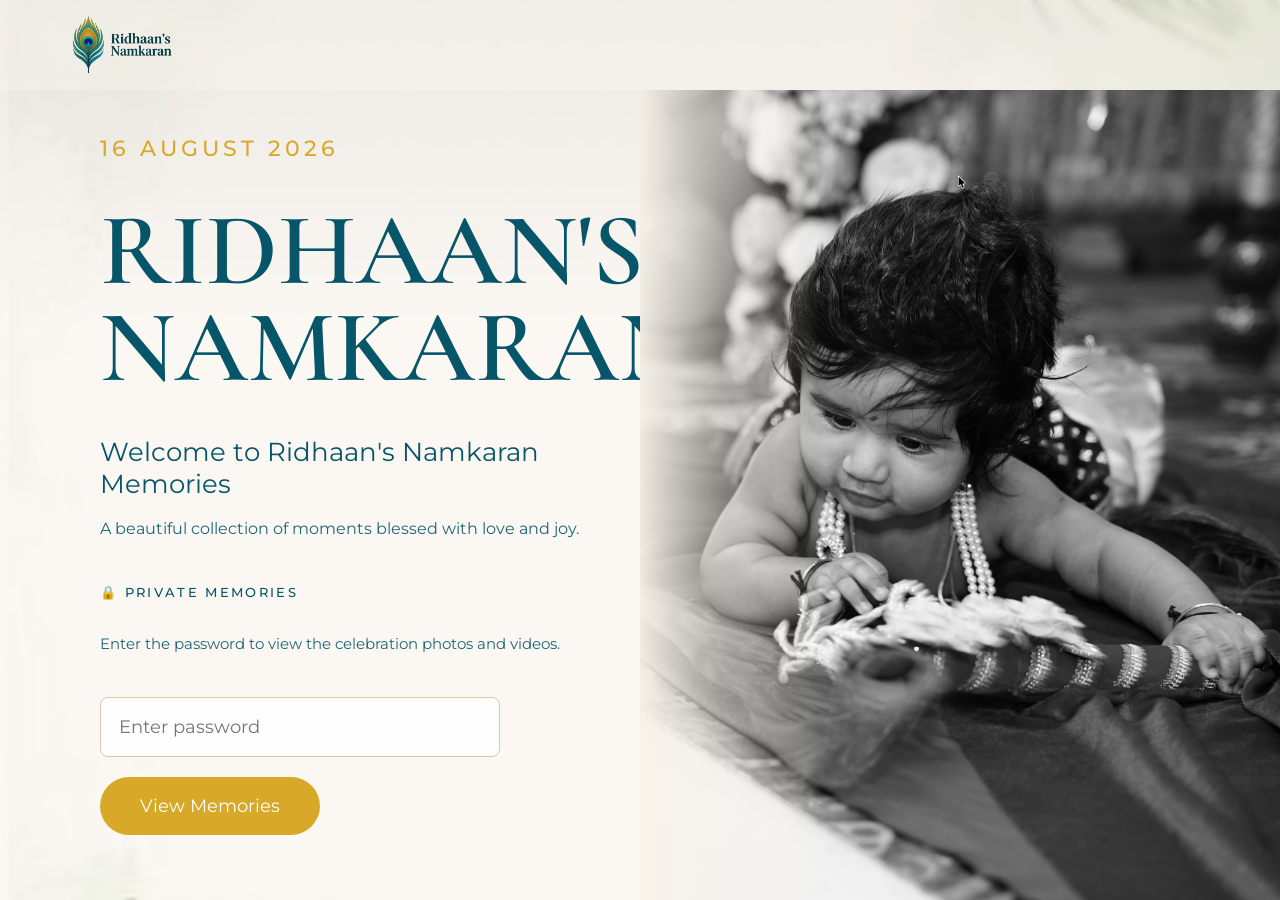
<file: index.html>
<!DOCTYPE html>
<html lang="en">
<head>
    <meta charset="UTF-8">
    <meta name="viewport" content="width=device-width, initial-scale=1.0, viewport-fit=cover">
    <title>Ridhaan's Namkaran</title>
    <meta name="description" content="A beautiful collection of moments from Ridhaan's Namkaran, blessed with love and joy.">
    <link rel="canonical" href="https://ridhaan-namkaran-glimpses.netlify.app/">

    <meta property="og:type" content="website">
    <meta property="og:site_name" content="Ridhaan's Namkaran">
    <meta property="og:title" content="Ridhaan's Namkaran Memories">
    <meta property="og:description" content="A beautiful collection of moments from Ridhaan's Namkaran, blessed with love and joy.">
    <meta property="og:url" content="https://ridhaan-namkaran-glimpses.netlify.app/">
    <meta property="og:image" content="https://ridhaan-namkaran-glimpses.netlify.app/assets/cover.jpg">
    <meta property="og:image:secure_url" content="https://ridhaan-namkaran-glimpses.netlify.app/assets/cover.jpg">
    <meta property="og:image:type" content="image/jpeg">
    <meta property="og:image:width" content="2320">
    <meta property="og:image:height" content="2164">
    <meta property="og:image:alt" content="Ridhaan's Namkaran celebration">

    <meta name="twitter:card" content="summary_large_image">
    <meta name="twitter:title" content="Ridhaan's Namkaran Memories">
    <meta name="twitter:description" content="A beautiful collection of moments from Ridhaan's Namkaran, blessed with love and joy.">
    <meta name="twitter:image" content="https://ridhaan-namkaran-glimpses.netlify.app/assets/cover.jpg">

    <link rel="stylesheet" href="style.css">

    <link rel="preconnect" href="https://fonts.googleapis.com">
    <link rel="preconnect" href="https://fonts.gstatic.com" crossorigin>
    <link
        href="https://fonts.googleapis.com/css2?family=Cormorant+Garamond:wght@400;500;600;700&family=Montserrat:wght@300;400;500&display=swap"
        rel="stylesheet">
</head>

<body>

<header>
    <div class="logo-container">
        <img src="assets/logo.png" alt="Ridhaan's Namkaran">
    </div>
</header>

<section class="hero">
    <div class="left-panel">
        <div class="content">
            <p class="date">16 AUGUST 2026</p>

            <h1>
                RIDHAAN'S
                <br>
                NAMKARAN
            </h1>

            <p class="subtitle">
                Welcome to Ridhaan's Namkaran Memories
            </p>

            <p class="description">
                A beautiful collection of moments blessed with love and joy.
            </p>

            <div class="login-form" role="form" aria-label="Private gallery login">
                <p class="private-label" aria-hidden="true">🔒 PRIVATE MEMORIES</p>
                <p class="description login-hint">
                    Enter the password to view the celebration photos and videos.
                </p>

                <label for="password">Password</label>
                <input
                    type="password"
                    id="password"
                    name="password"
                    placeholder="Enter password"
                    autocomplete="current-password"
                    required>

                <button type="button" id="loginButton">
                    View Memories
                </button>
            </div>

            <p id="errorMessage" role="alert" hidden>
                That password doesn't seem right. Please try again.
            </p>
        </div>
    </div>

    <div class="right-panel">
        <img
            src="assets/baby-photo.jpg"
            alt="Ridhaan">
    </div>
</section>

<script src="app.js"></script>
</body>
</html>
</file>
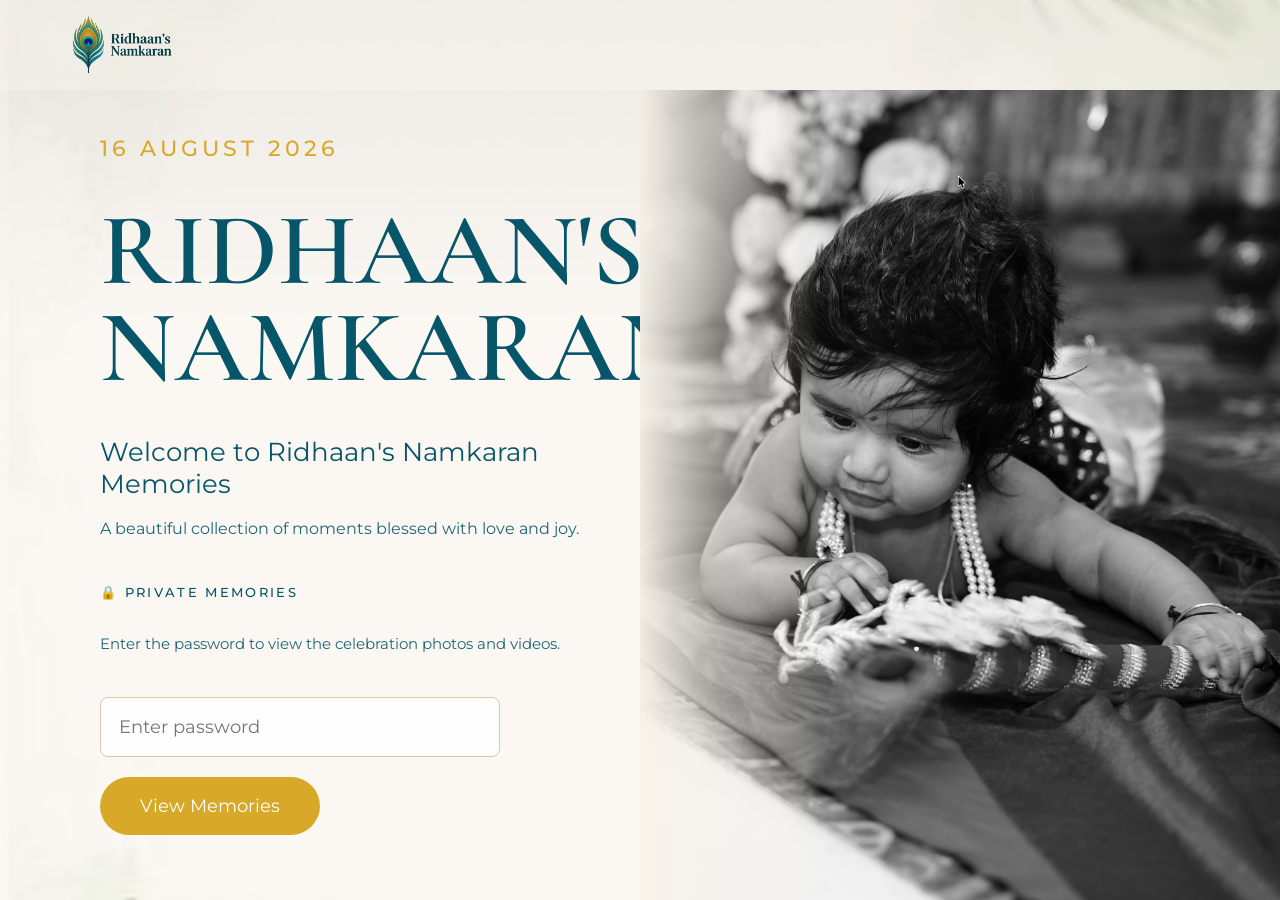
<file: glimpses.html>
<!DOCTYPE html>
<html lang="en">
<head>
    <meta charset="UTF-8">
    <meta name="viewport" content="width=device-width, initial-scale=1.0, viewport-fit=cover">
    <title>Glimpses | Ridhaan's Namkaran</title>

    <link rel="preconnect" href="https://fonts.googleapis.com">
    <link rel="preconnect" href="https://fonts.gstatic.com" crossorigin>
    <link
        href="https://fonts.googleapis.com/css2?family=Cormorant+Garamond:wght@400;500;600;700&family=Montserrat:wght@300;400;500;600&display=swap"
        rel="stylesheet">
    <link rel="stylesheet" href="gallery.css">
</head>
<body>

<header class="site-header">
    <a href="glimpses.html" class="logo-link" aria-label="Ridhaan's Namkaran">
        <img src="assets/logo.png" alt="Ridhaan's Namkaran" class="logo">
    </a>

    <nav class="site-nav" aria-label="Gallery">
        <button type="button" class="nav-link nav-button" id="logoutButton">Logout</button>
    </nav>
</header>

<section class="hero" aria-label="Ceremony introduction">
    <div class="hero-overlay"></div>
    <div class="hero-content">
        <p class="hero-eyebrow">RIDHAAN'S NAMKARAN</p>
        <h1 class="hero-title">A little bit of love<br>in every single frame.</h1>
        <p class="hero-subtitle">
            Relive the beautiful moments from Ridhaan's Namkaran ceremony.
        </p>
    </div>
</section>

<main>
    <section class="thanks-section" aria-label="Our heartfelt thanks">
        <p class="section-eyebrow">WITH LOVE</p>
        <h2>Our Heartfelt Thanks</h2>
        <p>
            Thank you for being part of Ridhaan’s Namkaran and making the day so special.
            Relive the memories by exploring the photos and video messages we’ve lovingly
            gathered from the celebration.
        </p>
    </section>

    <section class="media-select" aria-label="Choose media type">
        <button type="button" class="media-card" id="photosCard" data-view="photos" aria-pressed="false">
            <span class="media-card-icon" aria-hidden="true">
                <svg viewBox="0 0 24 24" width="36" height="36" fill="none" stroke="currentColor" stroke-width="1.6">
                    <path d="M4 8.5h2.2l1.3-2h9l1.3 2H20a1.5 1.5 0 0 1 1.5 1.5v8A1.5 1.5 0 0 1 20 19.5H4A1.5 1.5 0 0 1 2.5 18v-8A1.5 1.5 0 0 1 4 8.5Z"/>
                    <circle cx="12" cy="13.5" r="3.2"/>
                </svg>
            </span>
            <span class="media-card-label">PHOTOS</span>
        </button>

        <button type="button" class="media-card" id="videosCard" data-view="videos" aria-pressed="false">
            <span class="media-card-icon" aria-hidden="true">
                <svg viewBox="0 0 24 24" width="36" height="36" fill="none" stroke="currentColor" stroke-width="1.6">
                    <rect x="2.5" y="6" width="13" height="12" rx="2"/>
                    <path d="M15.5 10.5 21 7.5v9l-5.5-3"/>
                </svg>
            </span>
            <span class="media-card-label">VIDEOS</span>
        </button>

        <button type="button" class="media-card" id="guestCard" data-view="guest" aria-pressed="false">
            <span class="media-card-icon" aria-hidden="true">
                <svg viewBox="0 0 24 24" width="36" height="36" fill="none" stroke="currentColor" stroke-width="1.6">
                    <circle cx="9" cy="8" r="3"/>
                    <circle cx="16" cy="9" r="2.5"/>
                    <path d="M3.5 18.5c.8-2.6 2.9-4 5.5-4s4.7 1.4 5.5 4"/>
                    <path d="M14.5 18.5c.5-1.8 1.8-2.8 3.5-2.8 1.2 0 2.2.5 2.9 1.4"/>
                </svg>
            </span>
            <span class="media-card-label">GUEST UPLOADS</span>
        </button>

        <button type="button" class="media-card media-card-upload" id="uploadCard" data-view="upload" aria-pressed="false">
            <span class="media-card-icon" aria-hidden="true">
                <svg viewBox="0 0 24 24" width="36" height="36" fill="none" stroke="currentColor" stroke-width="1.6">
                    <path d="M12 16V4"/>
                    <path d="m7 9 5-5 5 5"/>
                    <path d="M4 16v2.5A1.5 1.5 0 0 0 5.5 20h13a1.5 1.5 0 0 0 1.5-1.5V16"/>
                </svg>
            </span>
            <span class="media-card-label">UPLOAD</span>
        </button>
    </section>

    <div class="gallery-loader" id="galleryLoader" hidden role="status" aria-live="polite">
        <div class="gallery-loader-card">
            <span class="gallery-loader-ring" aria-hidden="true"></span>
            <p class="gallery-loader-text" id="galleryLoaderText">Loading moments…</p>
        </div>
    </div>

    <section class="media-section" id="photosSection" hidden>
        <div class="section-heading">
            <p class="section-eyebrow">GALLERY</p>
            <h2>Photos</h2>
            <p class="section-note">Official celebration photos from Ridhaan's Namkaran.</p>
            <button type="button" class="slideshow-start-btn" id="photosSlideshowBtn">
                Play slideshow
            </button>
        </div>
        <div class="masonry" id="photoGrid" aria-live="polite"></div>
        <p class="empty-state" id="photosEmpty" hidden>
            No photos yet.
        </p>
    </section>

    <section class="media-section" id="videosSection" hidden>
        <div class="section-heading">
            <p class="section-eyebrow">GALLERY</p>
            <h2>Videos</h2>
            <p class="section-note">Official celebration films from the ceremony.</p>
        </div>
        <div class="video-grid" id="videoGrid" aria-live="polite"></div>
        <p class="empty-state" id="videosEmpty" hidden>
            No videos yet.
        </p>
    </section>

    <section class="media-section" id="guestSection" hidden>
        <div class="section-heading">
            <p class="section-eyebrow">FROM OUR GUESTS</p>
            <h2>Uploaded by Guests</h2>
            <p class="section-note">
                Moments shared by family and friends — each tagged with the uploader’s name.
            </p>
        </div>

        <div class="guest-gallery-group">
            <div class="guest-group-header">
                <h3 class="guest-group-title">Photos</h3>
                <button type="button" class="slideshow-start-btn slideshow-start-btn-compact" id="guestSlideshowBtn">
                    Play slideshow
                </button>
            </div>
            <div class="masonry" id="guestPhotoGrid" aria-live="polite"></div>
            <p class="empty-state empty-state-compact" id="guestPhotosEmpty" hidden>
                No approved guest photos yet.
            </p>
        </div>

        <div class="guest-gallery-group">
            <h3 class="guest-group-title">Videos</h3>
            <div class="video-grid" id="guestVideoGrid" aria-live="polite"></div>
            <p class="empty-state empty-state-compact" id="guestVideosEmpty" hidden>
                No approved guest videos yet.
            </p>
        </div>
    </section>

    <section class="media-section" id="uploadSection" hidden>
        <div class="section-heading">
            <p class="section-eyebrow">GUEST MOMENTS</p>
            <h2>Share what you clicked</h2>
            <p class="section-note">
                Please upload only event photos you clicked or videos you recorded at Ridhaan's Namkaran.
                Your name will appear as a tag on each upload.
                Photos max 15MB (JPG/PNG/WEBP). Videos max 80MB (MP4/WEBM).
                Uploads stay <strong>under review</strong> until approved.
            </p>
        </div>

        <form class="upload-panel" id="uploadForm">
            <label class="upload-field" for="guestName">
                <span>Your name <em class="required-mark">*</em></span>
                <input
                    type="text"
                    id="guestName"
                    name="guestName"
                    placeholder="e.g. Aunty Meera"
                    maxlength="60"
                    autocomplete="name"
                    required
                    aria-required="true">
            </label>

            <!-- Mobile number + OTP (enable later)
            <div class="upload-field">
                <span>Mobile number <em class="required-mark">*</em></span>
                <div class="mobile-row">
                    <span class="mobile-prefix" aria-hidden="true">+91</span>
                    <input
                        type="tel"
                        id="guestMobile"
                        name="guestMobile"
                        placeholder="10-digit mobile number"
                        inputmode="numeric"
                        maxlength="10"
                        autocomplete="tel-national"
                        required
                        aria-required="true"
                        aria-label="10-digit mobile number">
                    <button type="button" class="otp-send-btn" id="sendOtpBtn">
                        Send OTP
                    </button>
                </div>
                <p class="field-hint">We’ll send a one-time SMS code to verify this number.</p>
            </div>

            <div class="upload-field otp-field" id="otpField" hidden>
                <span>Enter OTP <em class="required-mark">*</em></span>
                <div class="otp-row">
                    <input
                        type="text"
                        id="guestOtp"
                        name="guestOtp"
                        placeholder="6-digit OTP"
                        inputmode="numeric"
                        maxlength="6"
                        autocomplete="one-time-code"
                        aria-label="6-digit OTP">
                    <button type="button" class="otp-verify-btn" id="verifyOtpBtn">
                        Verify
                    </button>
                </div>
                <p class="otp-verified" id="otpVerified" hidden>✓ Mobile number verified</p>
            </div>

            <div id="recaptcha-container"></div>
            -->

            <div class="upload-actions" id="uploadActions">
                <label class="upload-pick" for="guestFiles">
                    <input type="file" id="guestFiles" name="guestFiles" accept="image/*,video/*" multiple hidden>
                    <span class="upload-pick-btn">Choose photos or videos</span>
                </label>
            </div>

            <ul class="upload-preview" id="uploadPreview" aria-live="polite"></ul>

            <p class="upload-status" id="uploadStatus" role="status" hidden></p>

            <button type="submit" class="upload-submit" id="uploadSubmit" disabled>
                Add to guest uploads
            </button>
        </form>

        <div class="upload-thanks" id="uploadThanks" hidden role="status">
            <p class="upload-thanks-eyebrow">THANK YOU</p>
            <h3>Your moments have been shared</h3>
            <p>
                Thank you for sharing. Your upload is under review and will appear in Guest Uploads after approval.
            </p>
            <button type="button" class="upload-thanks-btn" id="viewGuestUploadsBtn">
                View Guest Uploads
            </button>
        </div>
    </section>
</main>

<!-- Lightbox -->
<div class="lightbox" id="lightbox" hidden aria-modal="true" role="dialog" aria-label="Photo viewer">
    <div class="lightbox-backdrop" data-close="true"></div>
    <div class="lightbox-toolbar">
        <button type="button" class="lb-btn" id="lbSlideshow" title="Play slideshow" aria-label="Play slideshow" aria-pressed="false">Slideshow</button>
        <button type="button" class="lb-btn" id="lbDownload" title="Save photo" aria-label="Save photo">Save photo</button>
        <button type="button" class="lb-btn" id="lbFullscreen" title="Full screen" aria-label="Toggle full screen">Full screen</button>
        <button type="button" class="lb-btn" id="lbClose" title="Close" aria-label="Close">Close</button>
    </div>
    <button type="button" class="lb-nav lb-prev" id="lbPrev" aria-label="Previous photo">‹</button>
    <figure class="lightbox-figure">
        <img id="lbImage" alt="">
        <div class="lb-slideshow-progress" id="lbSlideshowProgress" hidden aria-hidden="true">
            <span class="lb-slideshow-progress-bar" id="lbSlideshowProgressBar"></span>
        </div>
        <figcaption id="lbCaption"></figcaption>
        <p class="lb-save-hint" id="lbSaveHint" hidden></p>
    </figure>
    <button type="button" class="lb-nav lb-next" id="lbNext" aria-label="Next photo">›</button>
</div>

<!-- Floating music player -->
<div class="music-player" id="musicPlayer">
    <audio id="bgMusic" preload="auto" loop>
        <source src="music/flute.mp3" type="audio/mpeg">
    </audio>
    <button type="button" class="music-toggle" id="musicToggle" aria-label="Open music controls" aria-pressed="false">
        <span class="music-icon" aria-hidden="true">♪</span>
    </button>
    <div class="music-panel" id="musicPanel" hidden>
        <p class="music-title">Flute</p>
        <div class="music-controls">
            <button type="button" id="musicPlay" aria-label="Play">Play</button>
            <button type="button" id="musicPause" aria-label="Pause">Pause</button>
            <button type="button" id="musicMute" aria-label="Mute" aria-pressed="false">Mute</button>
        </div>
        <label class="volume-label" for="musicVolume">Volume</label>
        <input type="range" id="musicVolume" min="0" max="1" step="0.05" value="0.6">
        <p class="music-status" id="musicStatus" hidden></p>
    </div>
</div>

<!-- OTP / Firebase (enable later)
<script src="https://www.gstatic.com/firebasejs/10.14.1/firebase-app-compat.js"></script>
<script src="https://www.gstatic.com/firebasejs/10.14.1/firebase-auth-compat.js"></script>
<script src="otp-config.js"></script>
<script src="otp-service.js"></script>
-->
<script src="drive.js"></script>
<script src="gallery.js"></script>
</body>
</html>
</file>
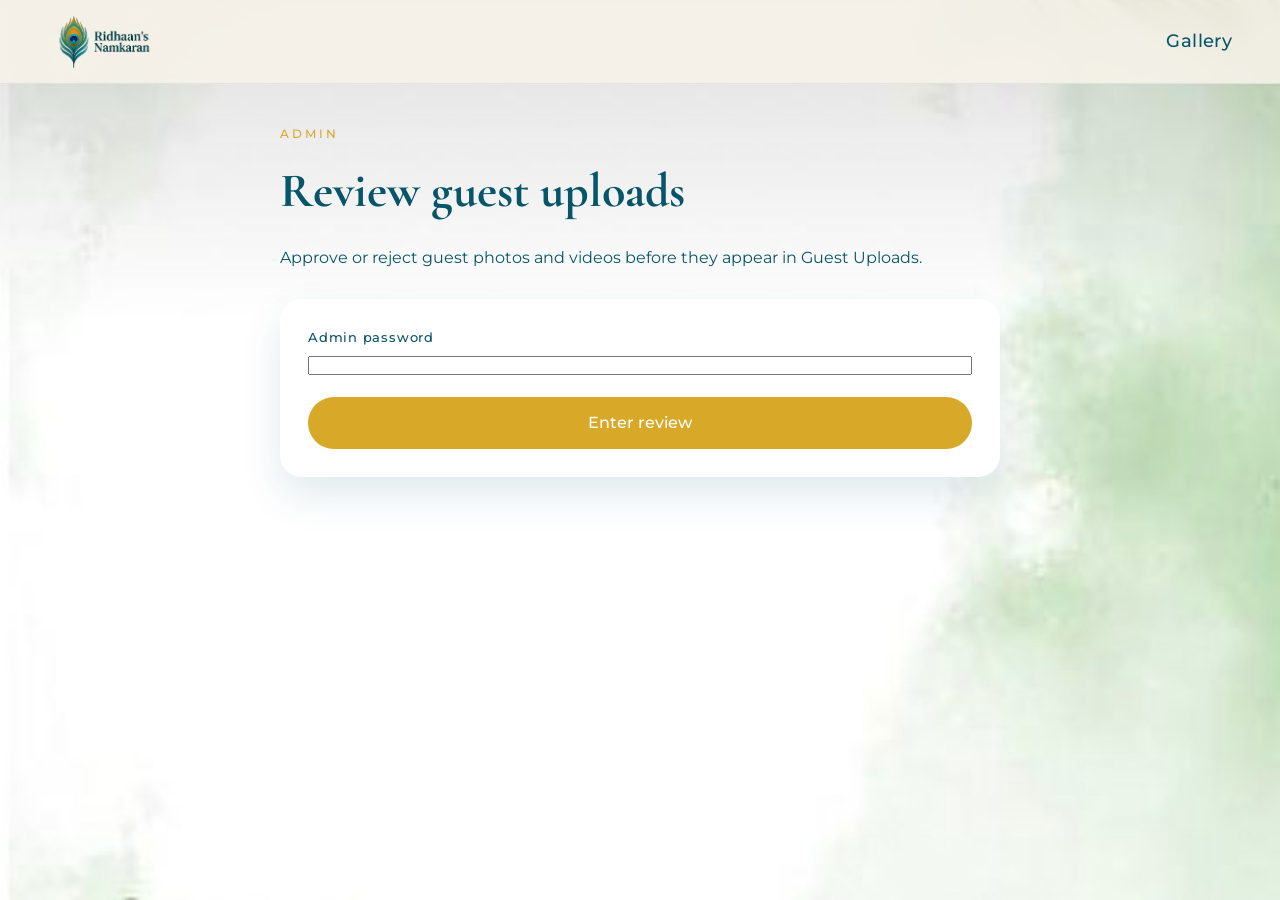
<file: review.html>
<!DOCTYPE html>
<html lang="en">
<head>
    <meta charset="UTF-8">
    <meta name="viewport" content="width=device-width, initial-scale=1.0, viewport-fit=cover">
    <title>Review | Ridhaan's Namkaran</title>
    <meta name="description" content="Securely review and moderate guest photos and videos shared for Ridhaan's Namkaran.">
    <link rel="canonical" href="https://ridhaan-namkaran-glimpses.netlify.app/review">

    <meta property="og:type" content="website">
    <meta property="og:site_name" content="Ridhaan's Namkaran">
    <meta property="og:title" content="Guest Upload Review | Ridhaan's Namkaran">
    <meta property="og:description" content="Securely review and moderate guest photos and videos shared for Ridhaan's Namkaran.">
    <meta property="og:url" content="https://ridhaan-namkaran-glimpses.netlify.app/review">
    <meta property="og:image" content="https://ridhaan-namkaran-glimpses.netlify.app/assets/cover.jpg">
    <meta property="og:image:secure_url" content="https://ridhaan-namkaran-glimpses.netlify.app/assets/cover.jpg">
    <meta property="og:image:type" content="image/jpeg">
    <meta property="og:image:width" content="2320">
    <meta property="og:image:height" content="2164">
    <meta property="og:image:alt" content="Ridhaan's Namkaran celebration">

    <meta name="twitter:card" content="summary_large_image">
    <meta name="twitter:title" content="Guest Upload Review | Ridhaan's Namkaran">
    <meta name="twitter:description" content="Securely review and moderate guest photos and videos shared for Ridhaan's Namkaran.">
    <meta name="twitter:image" content="https://ridhaan-namkaran-glimpses.netlify.app/assets/cover.jpg">
    <link rel="preconnect" href="https://fonts.googleapis.com">
    <link rel="preconnect" href="https://fonts.gstatic.com" crossorigin>
    <link
        href="https://fonts.googleapis.com/css2?family=Cormorant+Garamond:wght@500;600;700&family=Montserrat:wght@300;400;500;600&display=swap"
        rel="stylesheet">
    <link rel="stylesheet" href="gallery.css">
    <link rel="stylesheet" href="review.css">
</head>
<body class="review-page">

<header class="site-header">
    <a href="glimpses.html" class="logo-link" aria-label="Ridhaan's Namkaran">
        <img src="assets/logo.png" alt="Ridhaan's Namkaran" class="logo">
    </a>
    <nav class="site-nav" aria-label="Admin">
        <a href="glimpses.html" class="nav-link">Gallery</a>
        <button type="button" class="nav-link nav-button" id="adminLogout" hidden>Admin logout</button>
    </nav>
</header>

<main class="review-main">
    <section class="review-login" id="reviewLogin">
        <p class="section-eyebrow">ADMIN</p>
        <h1>Review guest uploads</h1>
        <p class="review-intro">Approve or reject guest photos and videos before they appear in Guest Uploads.</p>

        <form class="review-login-form" id="adminLoginForm">
            <label class="upload-field" for="adminPassword">
                <span>Admin password</span>
                <input type="password" id="adminPassword" autocomplete="current-password" required>
            </label>
            <p class="upload-status is-error" id="adminLoginError" hidden></p>
            <button type="submit" class="upload-submit">Enter review</button>
        </form>
    </section>

    <section class="review-dashboard" id="reviewDashboard" hidden>
        <div class="section-heading">
            <p class="section-eyebrow">MODERATION</p>
            <h2>Guest upload review</h2>
            <p class="section-note">Pending items are hidden from guests until you approve them. The Downloads tab shows which photos guests saved, and how many times.</p>
        </div>

        <p class="drive-status" id="driveStatus" role="status" hidden></p>

        <div class="review-tabs" role="tablist">
            <button type="button" class="review-tab is-active" data-status="pending" aria-selected="true">
                Under review <span id="countPending">0</span>
            </button>
            <button type="button" class="review-tab" data-status="approved" aria-selected="false">
                Approved <span id="countApproved">0</span>
            </button>
            <button type="button" class="review-tab" data-status="rejected" aria-selected="false">
                Rejected <span id="countRejected">0</span>
            </button>
            <button type="button" class="review-tab" data-status="downloads" aria-selected="false">
                Downloads <span id="countDownloads">0</span>
            </button>
        </div>

        <div class="review-grid" id="reviewGrid" aria-live="polite"></div>
        <p class="empty-state" id="reviewEmpty" hidden>No items in this list.</p>
    </section>
</main>

<script src="drive.js"></script>
<script src="review.js"></script>
</body>
</html>
</file>
<file: style.css>
* {
    margin: 0;
    padding: 0;
    box-sizing: border-box;
}

:root {
    --cream: #F8F3EA;
    --teal: #075568;
    --gold: #D8A928;
}

body {
    background-color: var(--cream);
    background-image: url("assets/background/page-bg.jpeg");
    background-size: cover;
    background-position: center;
    background-repeat: no-repeat;
    background-attachment: fixed;
    color: var(--teal);
    font-family: "Montserrat", sans-serif;
    min-height: 100vh;
}

header {
    height: 90px;
    display: flex;
    justify-content: flex-start;
    align-items: center;
    padding: 0 60px;
    background: rgba(248, 243, 234, 0.72);
    backdrop-filter: blur(4px);
    position: relative;
    z-index: 2;
}

.logo-container img {
    height: 70px;
    width: auto;
    display: block;
    background: transparent;
}

nav {
    display: flex;
    gap: 60px;
}

nav a {
    text-decoration: none;
    color: var(--teal);
    font-size: 22px;
    font-weight: 400;
    letter-spacing: 0.02em;
    transition: color 0.25s ease;
}

nav a:hover,
nav a:focus-visible {
    color: var(--gold);
    outline: none;
}

.hero {
    display: flex;
    min-height: calc(100vh - 90px);
}

.left-panel {
    width: 50%;
    display: flex;
    align-items: center;
    padding: 40px 60px 60px 100px;
    background: rgba(248, 243, 234, 0.55);
}

.content {
    max-width: 550px;
    opacity: 0;
    animation: fadeUp 0.9s ease forwards;
    animation-delay: 0.15s;
}

.date {
    color: var(--gold);
    letter-spacing: 4px;
    margin-bottom: 40px;
    font-size: 22px;
    font-weight: 500;
}

h1 {
    font-family: "Cormorant Garamond", serif;
    font-size: clamp(64px, 8vw, 110px);
    line-height: 0.95;
    margin-bottom: 40px;
    color: var(--teal);
    font-weight: 600;
}

.subtitle {
    font-size: 26px;
    margin-bottom: 15px;
    color: var(--teal);
}

.description {
    line-height: 1.8;
    margin-bottom: 40px;
    color: var(--teal);
    opacity: 0.9;
}

.private-label {
    font-size: 13px;
    letter-spacing: 0.18em;
    font-weight: 500;
    color: var(--teal);
    margin-bottom: 10px;
}

.login-hint {
    margin-bottom: 20px;
    font-size: 15px;
}

#errorMessage {
    display: none;
    margin-top: 20px;
    color: #9a3b3b;
    font-size: 15px;
}

.login-form {
    display: flex;
    flex-direction: column;
    gap: 20px;
    opacity: 0;
    animation: fadeUp 0.9s ease forwards;
    animation-delay: 0.35s;
}

.login-form label {
    position: absolute;
    width: 1px;
    height: 1px;
    padding: 0;
    margin: -1px;
    overflow: hidden;
    clip: rect(0, 0, 0, 0);
    white-space: nowrap;
    border: 0;
}

input {
    width: min(400px, 100%);
    padding: 18px;
    border: 1px solid #d9c9ab;
    background: rgba(255, 255, 255, 0.92);
    font-size: 18px;
    border-radius: 8px;
    color: var(--teal);
    font-family: inherit;
}

input:focus-visible {
    outline: 2px solid var(--teal);
    outline-offset: 2px;
}

button {
    width: min(220px, 100%);
    padding: 18px;
    border: none;
    border-radius: 50px;
    background: var(--gold);
    color: white;
    font-size: 18px;
    cursor: pointer;
    transition: transform 0.3s ease, box-shadow 0.3s ease, background 0.3s ease;
    font-family: inherit;
}

button:hover {
    transform: translateY(-2px);
    box-shadow: 0 8px 20px rgba(216, 169, 40, 0.35);
    background: #c89a20;
}

button:focus-visible {
    outline: 2px solid var(--teal);
    outline-offset: 3px;
}

.right-panel {
    width: 50%;
    position: relative;
    overflow: hidden;
    opacity: 0;
    animation: fadeSlide 1s ease forwards;
    animation-delay: 0.2s;
}

.right-panel::before {
    content: "";
    position: absolute;
    inset: 0 auto 0 0;
    width: 28%;
    z-index: 1;
    pointer-events: none;
    background: linear-gradient(
        to right,
        rgba(248, 243, 234, 0.95) 0%,
        rgba(248, 243, 234, 0.45) 45%,
        transparent 100%
    );
}

.right-panel img {
    width: 100%;
    height: 100%;
    object-fit: cover;
    object-position: center top;
    filter: grayscale(100%);
    display: block;
    min-height: calc(100vh - 90px);
}

@keyframes fadeUp {
    from {
        opacity: 0;
        transform: translateY(12px);
    }
    to {
        opacity: 1;
        transform: translateY(0);
    }
}

@keyframes fadeSlide {
    from {
        opacity: 0;
        transform: translateX(16px);
    }
    to {
        opacity: 1;
        transform: translateX(0);
    }
}

@media (max-width: 1100px) {
    .left-panel {
        width: 55%;
        padding-left: 48px;
        padding-right: 36px;
    }

    .right-panel {
        width: 45%;
    }
}

@media (max-width: 900px) {
    body {
        background-attachment: scroll;
        overflow-x: hidden;
    }

    header {
        padding: 12px max(16px, env(safe-area-inset-right)) 12px max(16px, env(safe-area-inset-left));
        height: auto;
        min-height: 64px;
        gap: 12px;
    }

    .logo-container img {
        height: 44px;
        max-width: min(52vw, 180px);
        object-fit: contain;
    }

    .hero {
        flex-direction: column-reverse;
    }

    .left-panel,
    .right-panel {
        width: 100%;
    }

    .right-panel {
        min-height: 38vh;
    }

    .right-panel img {
        min-height: 38vh;
        max-height: 42vh;
        object-position: center 18%;
    }

    .right-panel::before {
        inset: auto 0 0 0;
        width: 100%;
        height: 35%;
        background: linear-gradient(
            to top,
            rgba(248, 243, 234, 0.95) 0%,
            rgba(248, 243, 234, 0.4) 50%,
            transparent 100%
        );
    }

    .left-panel {
        padding: 28px 20px calc(40px + env(safe-area-inset-bottom));
        background: rgba(248, 243, 234, 0.82);
    }

    h1 {
        font-size: clamp(42px, 12vw, 56px);
        margin-bottom: 20px;
    }

    .date {
        font-size: 14px;
        letter-spacing: 0.2em;
        margin-bottom: 20px;
    }

    .subtitle {
        font-size: 18px;
    }

    .description {
        font-size: 15px;
        margin-bottom: 28px;
    }

    input,
    button {
        width: 100%;
        min-height: 52px;
        font-size: 17px;
    }

    nav {
        gap: 14px;
        flex-shrink: 0;
    }

    nav a {
        font-size: 14px;
        min-height: 44px;
        display: inline-flex;
        align-items: center;
    }
}

@media (max-width: 560px) {
    .content {
        max-width: none;
    }

    .private-label {
        font-size: 12px;
    }
}
</file>
<file: gallery.css>
:root {
    --cream: #F8F3EA;
    --teal: #075568;
    --gold: #D8A928;
    --teal-soft: rgba(7, 85, 104, 0.08);
    --shadow: 0 18px 40px rgba(7, 85, 104, 0.12);
    --header-h: 84px;
}

*,
*::before,
*::after {
    margin: 0;
    padding: 0;
    box-sizing: border-box;
}

html {
    scroll-behavior: smooth;
}

body {
    font-family: "Montserrat", sans-serif;
    color: var(--teal);
    background-color: var(--cream);
    background-image: url("assets/background/page-bg.jpeg");
    background-size: cover;
    background-position: center;
    background-attachment: fixed;
    min-height: 100vh;
    line-height: 1.6;
}

img {
    max-width: 100%;
    display: block;
}

button {
    font-family: inherit;
    cursor: pointer;
}

/* ---------- Header ---------- */

.site-header {
    position: sticky;
    top: 0;
    z-index: 100;
    height: var(--header-h);
    display: flex;
    align-items: center;
    justify-content: space-between;
    padding: 0 48px;
    background: rgba(248, 243, 234, 0.88);
    backdrop-filter: blur(10px);
    border-bottom: 1px solid rgba(7, 85, 104, 0.08);
}

.logo-link {
    display: inline-flex;
    align-items: center;
}

.logo {
    height: 64px;
    width: auto;
    background: transparent;
}

.site-nav {
    display: flex;
    align-items: center;
    gap: 36px;
}

.nav-link {
    text-decoration: none;
    color: var(--teal);
    font-size: 18px;
    font-weight: 500;
    letter-spacing: 0.02em;
    background: none;
    border: none;
    padding: 0;
    transition: color 0.25s ease;
}

.nav-link:hover,
.nav-link:focus-visible,
.nav-link.active {
    color: var(--gold);
}

.nav-link:focus-visible {
    outline: 2px solid var(--teal);
    outline-offset: 4px;
}

/* ---------- Hero ---------- */

.hero {
    position: relative;
    min-height: min(72vh, 640px);
    display: flex;
    align-items: center;
    justify-content: center;
    text-align: center;
    background-image: url("assets/cover.jpg");
    background-size: cover;
    background-position: center;
    color: #fff;
    overflow: hidden;
}

.hero-overlay {
    position: absolute;
    inset: 0;
    background: linear-gradient(
        180deg,
        rgba(7, 85, 104, 0.45) 0%,
        rgba(7, 45, 55, 0.62) 100%
    );
}

.hero-content {
    position: relative;
    z-index: 1;
    max-width: 860px;
    padding: 64px 24px;
    opacity: 0;
    animation: fadeUp 1s ease forwards;
}

.hero-eyebrow {
    font-size: 13px;
    letter-spacing: 0.28em;
    color: var(--gold);
    margin-bottom: 20px;
    font-weight: 500;
}

.hero-title {
    font-family: "Cormorant Garamond", serif;
    font-size: clamp(36px, 6vw, 68px);
    font-weight: 600;
    line-height: 1.15;
    margin-bottom: 20px;
    color: #fff;
}

.hero-subtitle {
    font-size: clamp(16px, 2vw, 20px);
    font-weight: 300;
    max-width: 560px;
    margin: 0 auto;
    opacity: 0.92;
}

/* ---------- Media cards ---------- */

.media-select {
    display: grid;
    grid-template-columns: repeat(2, 1fr);
    gap: 28px;
    max-width: 920px;
    margin: 0 auto;
    padding: 0 24px 8px;
    position: relative;
    z-index: 2;
}

/* ---------- Thanks ---------- */

.thanks-section {
    max-width: 720px;
    margin: 56px auto 40px;
    padding: 0 24px;
    text-align: center;
    opacity: 0;
    animation: fadeUp 0.8s ease forwards;
}

.thanks-section .section-eyebrow {
    letter-spacing: 0.24em;
    color: var(--gold);
    font-size: 12px;
    font-weight: 500;
    margin-bottom: 12px;
}

.thanks-section h2 {
    font-family: "Cormorant Garamond", serif;
    font-size: clamp(32px, 5vw, 46px);
    font-weight: 600;
    margin-bottom: 16px;
    color: var(--teal);
}

.thanks-section p {
    font-size: 16px;
    line-height: 1.75;
    color: var(--teal);
    opacity: 0.9;
}

.media-card {
    appearance: none;
    border: 1px solid rgba(7, 85, 104, 0.08);
    background: rgba(255, 255, 255, 0.92);
    border-radius: 22px;
    min-height: 180px;
    box-shadow: var(--shadow);
    display: flex;
    flex-direction: column;
    align-items: center;
    justify-content: center;
    gap: 14px;
    color: var(--teal);
    transition: transform 0.3s ease, box-shadow 0.3s ease, border-color 0.3s ease;
}

.media-card:hover,
.media-card:focus-visible {
    transform: translateY(-8px);
    box-shadow: 0 24px 48px rgba(7, 85, 104, 0.18);
    outline: none;
    border-color: rgba(216, 169, 40, 0.55);
}

.media-card[aria-pressed="true"] {
    border-color: var(--gold);
    box-shadow: 0 20px 44px rgba(216, 169, 40, 0.28);
    background: #fff;
}

.media-card-icon {
    font-size: 42px;
    line-height: 1;
    color: var(--teal);
    display: inline-flex;
    align-items: center;
    justify-content: center;
}

.media-card-icon svg {
    width: 40px;
    height: 40px;
}

.media-card-label {
    font-size: 18px;
    letter-spacing: 0.12em;
    font-weight: 600;
    text-align: center;
}

.media-card-upload {
    background: linear-gradient(180deg, rgba(255, 255, 255, 0.96), rgba(248, 243, 234, 0.96));
}

/* ---------- Guest upload ---------- */

.upload-panel {
    max-width: 640px;
    margin: 0 auto 48px;
    padding: 28px;
    background: rgba(255, 255, 255, 0.94);
    border-radius: 22px;
    box-shadow: var(--shadow);
    border: 1px solid rgba(7, 85, 104, 0.08);
}

.upload-field {
    display: flex;
    flex-direction: column;
    gap: 8px;
    margin-bottom: 22px;
    font-size: 13px;
    letter-spacing: 0.06em;
    font-weight: 500;
}

.required-mark {
    color: #9a3b3b;
    font-style: normal;
    font-weight: 600;
}

.upload-field input[type="text"],
.upload-field input[type="tel"] {
    border: 1px solid #d9c9ab;
    border-radius: 10px;
    padding: 14px 16px;
    font-size: 16px;
    font-family: inherit;
    color: var(--teal);
    background: #fff;
    width: 100%;
}

.upload-field input[type="text"]:focus-visible,
.upload-field input[type="tel"]:focus-visible {
    outline: 2px solid var(--teal);
    outline-offset: 2px;
}

.field-hint {
    margin-top: 8px;
    font-size: 12px;
    letter-spacing: 0;
    font-weight: 400;
    opacity: 0.75;
    line-height: 1.45;
}

.mobile-row,
.otp-row {
    display: flex;
    align-items: stretch;
    gap: 10px;
}

.mobile-prefix {
    display: inline-flex;
    align-items: center;
    justify-content: center;
    min-width: 64px;
    padding: 0 12px;
    border: 1px solid #d9c9ab;
    border-radius: 10px;
    background: rgba(7, 85, 104, 0.06);
    color: var(--teal);
    font-size: 15px;
    font-weight: 600;
    letter-spacing: 0.04em;
}

.mobile-row input,
.otp-row input {
    flex: 1;
    min-width: 0;
}

.otp-send-btn,
.otp-verify-btn {
    flex-shrink: 0;
    border: none;
    border-radius: 10px;
    background: var(--teal);
    color: #fff;
    font-size: 13px;
    font-weight: 500;
    padding: 0 16px;
    min-width: 108px;
    transition: background 0.25s ease, opacity 0.25s ease;
}

.otp-send-btn:hover,
.otp-verify-btn:hover,
.otp-send-btn:focus-visible,
.otp-verify-btn:focus-visible {
    background: #054655;
    outline: none;
}

.otp-send-btn:disabled,
.otp-verify-btn:disabled {
    opacity: 0.45;
    cursor: not-allowed;
}

.otp-verified {
    margin-top: 10px;
    color: #1f7a4d;
    font-size: 13px;
    font-weight: 500;
    letter-spacing: 0;
}

.otp-verified[hidden] {
    display: none !important;
}

#recaptcha-container {
    min-height: 0;
}

@media (max-width: 560px) {
    .mobile-row,
    .otp-row {
        flex-wrap: wrap;
    }

    .otp-send-btn,
    .otp-verify-btn {
        width: 100%;
        min-height: 48px;
    }
}

.upload-actions {
    display: grid;
    grid-template-columns: 1fr;
    gap: 12px;
    margin-bottom: 18px;
}

.upload-pick {
    cursor: pointer;
}

.upload-pick-btn {
    display: flex;
    align-items: center;
    justify-content: center;
    min-height: 52px;
    padding: 12px 16px;
    text-align: center;
    border-radius: 999px;
    border: 1px solid rgba(7, 85, 104, 0.2);
    background: var(--teal-soft);
    color: var(--teal);
    font-size: 14px;
    font-weight: 500;
    transition: background 0.25s ease, border-color 0.25s ease;
}

.upload-pick:hover .upload-pick-btn,
.upload-pick:focus-within .upload-pick-btn {
    background: rgba(216, 169, 40, 0.18);
    border-color: var(--gold);
}

.upload-preview {
    list-style: none;
    display: grid;
    gap: 10px;
    margin-bottom: 16px;
}

.upload-preview:empty {
    display: none;
}

.upload-preview-item {
    display: flex;
    align-items: center;
    justify-content: space-between;
    gap: 12px;
    padding: 10px 12px;
    border-radius: 12px;
    background: var(--cream);
    font-size: 14px;
}

.upload-preview-item span {
    overflow: hidden;
    text-overflow: ellipsis;
    white-space: nowrap;
}

.upload-preview-item button {
    border: none;
    background: transparent;
    color: #9a3b3b;
    font-size: 13px;
    padding: 6px 8px;
    min-height: 36px;
}

.upload-status {
    margin-bottom: 14px;
    font-size: 14px;
    color: var(--teal);
}

.upload-status.is-error {
    color: #9a3b3b;
}

.upload-submit {
    width: 100%;
    border: none;
    border-radius: 999px;
    background: var(--gold);
    color: #fff;
    font-size: 16px;
    font-weight: 500;
    padding: 16px 20px;
    min-height: 52px;
    transition: background 0.25s ease, transform 0.25s ease;
}

.upload-submit:hover:not(:disabled),
.upload-submit:focus-visible:not(:disabled) {
    background: #c89a20;
    transform: translateY(-1px);
    outline: none;
}

.upload-submit:disabled {
    opacity: 0.45;
    cursor: not-allowed;
}

.guest-uploads-block {
    max-width: 960px;
    margin: 0 auto;
}

.guest-uploads-title {
    font-family: "Cormorant Garamond", serif;
    font-size: 28px;
    text-align: center;
    margin-bottom: 20px;
}

.guest-uploads-grid {
    display: grid;
    grid-template-columns: repeat(auto-fill, minmax(160px, 1fr));
    gap: 14px;
}

.guest-gallery-group {
    margin-bottom: 48px;
}

.guest-group-title {
    font-family: "Cormorant Garamond", serif;
    font-size: 28px;
    margin-bottom: 0;
    color: var(--teal);
}

.guest-group-header {
    display: flex;
    align-items: center;
    justify-content: space-between;
    gap: 16px;
    flex-wrap: wrap;
    margin-bottom: 18px;
}

.slideshow-start-btn {
    margin-top: 18px;
    border: 1px solid rgba(7, 85, 104, 0.28);
    background: rgba(255, 255, 255, 0.9);
    color: var(--teal);
    border-radius: 999px;
    padding: 10px 18px;
    font-size: 13px;
    font-weight: 500;
    letter-spacing: 0.06em;
    text-transform: uppercase;
    cursor: pointer;
    transition: background 0.25s ease, border-color 0.25s ease, color 0.25s ease;
}

.slideshow-start-btn:hover,
.slideshow-start-btn:focus-visible {
    background: var(--teal);
    border-color: var(--teal);
    color: #fff;
    outline: none;
}

.slideshow-start-btn-compact {
    margin-top: 0;
}

.empty-state-compact {
    padding: 28px 16px;
}

.guest-gallery-group .masonry {
    margin-top: 4px;
}

.uploader-tag {
    position: absolute;
    left: 10px;
    bottom: 10px;
    z-index: 1;
    max-width: calc(100% - 20px);
    background: rgba(7, 85, 104, 0.88);
    color: #fff;
    font-size: 11px;
    font-weight: 500;
    letter-spacing: 0.03em;
    padding: 5px 10px;
    border-radius: 999px;
    overflow: hidden;
    text-overflow: ellipsis;
    white-space: nowrap;
    pointer-events: none;
}

.video-card {
    position: relative;
}

.upload-thanks {
    max-width: 640px;
    margin: 0 auto;
    padding: 32px 28px;
    text-align: center;
    background: rgba(255, 255, 255, 0.96);
    border-radius: 22px;
    box-shadow: var(--shadow);
    border: 1px solid rgba(216, 169, 40, 0.35);
    animation: fadeUp 0.6s ease forwards;
}

.upload-thanks[hidden] {
    display: none !important;
}

.upload-thanks-eyebrow {
    letter-spacing: 0.22em;
    color: var(--gold);
    font-size: 12px;
    font-weight: 500;
    margin-bottom: 10px;
}

.upload-thanks h3 {
    font-family: "Cormorant Garamond", serif;
    font-size: 32px;
    margin-bottom: 12px;
    color: var(--teal);
}

.upload-thanks p {
    font-size: 15px;
    line-height: 1.7;
    margin-bottom: 22px;
    color: var(--teal);
}

.upload-thanks-btn {
    border: none;
    border-radius: 999px;
    background: var(--teal);
    color: #fff;
    font-size: 15px;
    font-weight: 500;
    padding: 14px 24px;
    min-height: 48px;
    transition: background 0.25s ease, transform 0.25s ease;
}

.upload-thanks-btn:hover,
.upload-thanks-btn:focus-visible {
    background: #054655;
    transform: translateY(-1px);
    outline: none;
}

.guest-thumb {
    position: relative;
    border-radius: 14px;
    overflow: hidden;
    background: #fff;
    box-shadow: 0 8px 20px rgba(7, 85, 104, 0.1);
    aspect-ratio: 1;
}

.guest-thumb img,
.guest-thumb video {
    width: 100%;
    height: 100%;
    object-fit: cover;
}

.guest-thumb-meta {
    position: absolute;
    left: 0;
    right: 0;
    bottom: 0;
    padding: 8px 10px;
    background: linear-gradient(transparent, rgba(7, 45, 55, 0.78));
    color: #fff;
    font-size: 11px;
}

.guest-remove {
    position: absolute;
    top: 8px;
    right: 8px;
    border: none;
    border-radius: 999px;
    background: rgba(255, 255, 255, 0.92);
    color: #9a3b3b;
    font-size: 12px;
    padding: 6px 10px;
    min-height: 32px;
}

.guest-badge {
    position: absolute;
    top: 10px;
    left: 10px;
    z-index: 1;
    background: rgba(216, 169, 40, 0.95);
    color: #fff;
    font-size: 10px;
    letter-spacing: 0.08em;
    font-weight: 600;
    padding: 4px 8px;
    border-radius: 999px;
}

/* ---------- Sections ---------- */

.media-section {
    max-width: 1280px;
    margin: 0 auto;
    padding: 72px 24px 100px;
}

.media-section[hidden] {
    display: none !important;
}

.gallery-loader {
    position: fixed;
    inset: 0;
    z-index: 80;
    display: grid;
    place-items: center;
    background: rgba(248, 243, 234, 0.72);
    backdrop-filter: blur(6px);
    -webkit-backdrop-filter: blur(6px);
}

.gallery-loader[hidden] {
    display: none !important;
}

.gallery-loader-card {
    display: flex;
    flex-direction: column;
    align-items: center;
    gap: 16px;
    padding: 28px 36px;
    border-radius: 20px;
    background: rgba(255, 255, 255, 0.94);
    box-shadow: 0 18px 40px rgba(7, 85, 104, 0.14);
}

.gallery-loader-ring {
    width: 42px;
    height: 42px;
    border-radius: 50%;
    border: 3px solid rgba(7, 85, 104, 0.15);
    border-top-color: var(--teal);
    border-right-color: var(--gold);
    animation: gallerySpin 0.85s linear infinite;
}

.gallery-loader-text {
    margin: 0;
    font-size: 14px;
    letter-spacing: 0.08em;
    text-transform: uppercase;
    color: var(--teal);
    font-weight: 500;
}

@keyframes gallerySpin {
    to {
        transform: rotate(360deg);
    }
}

.media-card.is-loading {
    pointer-events: none;
    opacity: 0.72;
}

.section-heading {
    text-align: center;
    margin-bottom: 40px;
    opacity: 0;
    animation: fadeUp 0.7s ease forwards;
}

.section-eyebrow {
    letter-spacing: 0.24em;
    color: var(--gold);
    font-size: 12px;
    font-weight: 500;
    margin-bottom: 10px;
}

.section-heading h2 {
    font-family: "Cormorant Garamond", serif;
    font-size: clamp(36px, 5vw, 52px);
    font-weight: 600;
    margin-bottom: 8px;
}

.section-note {
    opacity: 0.8;
    font-size: 15px;
}

.empty-state {
    text-align: center;
    padding: 48px 20px;
    background: rgba(255, 255, 255, 0.65);
    border-radius: 16px;
    border: 1px dashed rgba(7, 85, 104, 0.2);
}

.empty-state code {
    font-size: 0.95em;
}

/* ---------- Photo gallery grid ---------- */

.masonry {
    display: grid;
    grid-template-columns: repeat(auto-fill, minmax(220px, 1fr));
    gap: 18px;
    align-items: stretch;
}

.masonry-item {
    margin: 0;
    border: 0;
    padding: 0;
    width: 100%;
    border-radius: 14px;
    overflow: hidden;
    background: #fff;
    box-shadow: 0 10px 24px rgba(7, 85, 104, 0.1);
    opacity: 0;
    transform: translateY(12px);
    animation: fadeUp 0.65s ease forwards;
    cursor: zoom-in;
    position: relative;
    appearance: none;
    -webkit-appearance: none;
    font: inherit;
    color: inherit;
    text-align: left;
}

.masonry-item img {
    width: 100%;
    aspect-ratio: 1 / 1;
    height: auto;
    object-fit: cover;
    display: block;
    transition: transform 0.45s ease;
    background: rgba(7, 85, 104, 0.06);
}

.masonry-item:hover img {
    transform: scale(1.04);
}

.masonry-item:focus-visible {
    outline: 2px solid var(--gold);
    outline-offset: 3px;
}

/* ---------- Videos ---------- */

.video-grid {
    display: grid;
    grid-template-columns: repeat(auto-fit, minmax(300px, 1fr));
    gap: 28px;
}

.video-card {
    background: rgba(255, 255, 255, 0.92);
    border-radius: 18px;
    overflow: hidden;
    box-shadow: var(--shadow);
    opacity: 0;
    animation: fadeUp 0.7s ease forwards;
}

.drive-video-frame {
    width: 100%;
    aspect-ratio: 16 / 9;
    border: 0;
    display: block;
    background: #0b2e36;
}

.video-card video {
    width: 100%;
    aspect-ratio: 16 / 9;
    background: #0b2e36;
    display: block;
}

.video-meta {
    display: flex;
    align-items: center;
    justify-content: space-between;
    gap: 12px;
    padding: 16px 18px;
}

.video-title {
    font-size: 15px;
    font-weight: 500;
    overflow: hidden;
    text-overflow: ellipsis;
    white-space: nowrap;
}

.video-download {
    flex-shrink: 0;
    border: none;
    border-radius: 999px;
    background: var(--gold);
    color: #fff;
    padding: 10px 16px;
    font-size: 13px;
    font-weight: 500;
    text-decoration: none;
    transition: transform 0.25s ease, background 0.25s ease;
}

.video-download:hover,
.video-download:focus-visible {
    transform: translateY(-2px);
    background: #c89a20;
    outline: none;
}

/* ---------- Lightbox ---------- */

.lightbox {
    position: fixed;
    inset: 0;
    z-index: 1000;
    display: flex;
    align-items: center;
    justify-content: center;
    padding: 24px;
    animation: lightboxEnter 0.45s ease;
}

.lightbox.is-slideshow-mode .lightbox-backdrop {
    background: radial-gradient(ellipse at center, rgba(7, 85, 104, 0.35) 0%, rgba(4, 30, 36, 0.92) 70%);
}

.lightbox[hidden] {
    display: none !important;
}

.lightbox-backdrop {
    position: absolute;
    inset: 0;
    background: rgba(4, 30, 36, 0.88);
    transition: background 0.5s ease;
}

.lightbox-toolbar {
    position: absolute;
    top: 18px;
    right: 18px;
    z-index: 2;
    display: flex;
    gap: 10px;
    flex-wrap: wrap;
    justify-content: flex-end;
}

.lb-btn {
    border: 1px solid rgba(255, 255, 255, 0.35);
    background: rgba(7, 85, 104, 0.55);
    color: #fff;
    border-radius: 999px;
    padding: 10px 16px;
    font-size: 13px;
    letter-spacing: 0.04em;
    transition: background 0.25s ease;
}

a.lb-btn {
    display: inline-flex;
    align-items: center;
    justify-content: center;
    text-decoration: none;
    cursor: pointer;
    box-sizing: border-box;
}

.lb-btn:hover,
.lb-btn:focus-visible {
    background: var(--gold);
    outline: none;
}

.lb-btn.is-active {
    background: var(--gold);
    border-color: rgba(255, 255, 255, 0.55);
}

.lb-slideshow-progress {
    width: min(100%, 420px);
    height: 3px;
    margin: 14px auto 0;
    border-radius: 999px;
    background: rgba(255, 255, 255, 0.22);
    overflow: hidden;
}

.lb-slideshow-progress[hidden] {
    display: none !important;
}

.lb-slideshow-progress-bar {
    display: block;
    height: 100%;
    width: 0%;
    background: linear-gradient(90deg, var(--gold), #f0d27a);
}

.lb-slideshow-progress.is-running .lb-slideshow-progress-bar {
    animation: slideshowProgress var(--slideshow-ms, 4000ms) linear forwards;
}

@keyframes slideshowProgress {
    from {
        width: 0%;
    }
    to {
        width: 100%;
    }
}

.lightbox-figure {
    position: relative;
    z-index: 1;
    max-width: min(92vw, 1200px);
    max-height: 84vh;
    text-align: center;
}

.lightbox-figure img {
    max-width: 100%;
    max-height: 78vh;
    width: auto;
    height: auto;
    margin: 0 auto;
    object-fit: contain;
    border-radius: 8px;
    box-shadow: 0 20px 60px rgba(0, 0, 0, 0.35);
    will-change: opacity, transform;
    -webkit-touch-callout: default;
    -webkit-user-select: none;
    user-select: none;
}

.lightbox-figure img.is-leaving-next {
    animation: slideOutLeft 0.42s ease forwards;
}

.lightbox-figure img.is-leaving-prev {
    animation: slideOutRight 0.42s ease forwards;
}

.lightbox-figure img.is-entering-next {
    animation: slideInRight 0.55s cubic-bezier(0.22, 1, 0.36, 1) forwards;
}

.lightbox-figure img.is-entering-prev {
    animation: slideInLeft 0.55s cubic-bezier(0.22, 1, 0.36, 1) forwards;
}

.lightbox-figure img.is-entering-fade {
    animation: slideFadeIn 0.55s ease forwards;
}

.lightbox-figure img.is-soft-zoom {
    animation: kenBurns var(--slideshow-ms, 4500ms) ease-out forwards;
}

#lbCaption {
    color: rgba(255, 255, 255, 0.85);
    margin-top: 12px;
    font-size: 14px;
    transition: opacity 0.3s ease, transform 0.3s ease;
}

#lbCaption.is-swapping {
    opacity: 0;
    transform: translateY(8px);
}

.lb-save-hint {
    margin: 8px 0 0;
    color: #f0d27a;
    font-size: 12px;
    letter-spacing: 0.03em;
    text-align: center;
}

.lb-save-hint[hidden] {
    display: none !important;
}

@keyframes lightboxEnter {
    from {
        opacity: 0;
    }
    to {
        opacity: 1;
    }
}

@keyframes slideOutLeft {
    to {
        opacity: 0;
        transform: translateX(-36px) scale(0.97);
    }
}

@keyframes slideOutRight {
    to {
        opacity: 0;
        transform: translateX(36px) scale(0.97);
    }
}

@keyframes slideInRight {
    from {
        opacity: 0;
        transform: translateX(42px) scale(0.96);
    }
    to {
        opacity: 1;
        transform: translateX(0) scale(1);
    }
}

@keyframes slideInLeft {
    from {
        opacity: 0;
        transform: translateX(-42px) scale(0.96);
    }
    to {
        opacity: 1;
        transform: translateX(0) scale(1);
    }
}

@keyframes slideFadeIn {
    from {
        opacity: 0;
        transform: scale(0.98);
    }
    to {
        opacity: 1;
        transform: scale(1);
    }
}

@keyframes kenBurns {
    from {
        transform: scale(1);
    }
    to {
        transform: scale(1.035);
    }
}

@media (prefers-reduced-motion: reduce) {
    .lightbox,
    .lightbox-figure img,
    .lightbox.is-slideshow-mode .lightbox-figure img,
    #lbCaption {
        animation: none !important;
        transition: none !important;
    }
}

.lb-nav {
    position: absolute;
    top: 50%;
    transform: translateY(-50%);
    z-index: 2;
    width: 52px;
    height: 52px;
    border-radius: 50%;
    border: none;
    background: rgba(248, 243, 234, 0.92);
    color: var(--teal);
    font-size: 32px;
    line-height: 1;
    display: flex;
    align-items: center;
    justify-content: center;
    transition: background 0.25s ease, transform 0.25s ease;
}

.lb-nav:hover,
.lb-nav:focus-visible {
    background: var(--gold);
    color: #fff;
    outline: none;
}

.lb-prev {
    left: 18px;
}

.lb-next {
    right: 18px;
}

/* ---------- Music player ---------- */

.music-player {
    position: fixed;
    right: 22px;
    bottom: 22px;
    z-index: 200;
    display: flex;
    flex-direction: column;
    align-items: flex-end;
    gap: 10px;
}

.music-toggle {
    width: 56px;
    height: 56px;
    border-radius: 50%;
    border: none;
    background: var(--teal);
    color: #fff;
    box-shadow: 0 12px 28px rgba(7, 85, 104, 0.35);
    transition: transform 0.25s ease, background 0.25s ease;
}

.music-toggle[aria-pressed="true"],
.music-toggle.is-playing,
.music-toggle:hover,
.music-toggle:focus-visible {
    background: var(--gold);
    transform: scale(1.05);
    outline: none;
}

.music-icon {
    font-size: 22px;
}

.music-panel {
    width: 220px;
    background: rgba(255, 255, 255, 0.96);
    border-radius: 16px;
    padding: 14px 16px;
    box-shadow: var(--shadow);
    border: 1px solid rgba(7, 85, 104, 0.08);
}

.music-panel[hidden] {
    display: none !important;
}

.music-title {
    font-family: "Cormorant Garamond", serif;
    font-size: 20px;
    margin-bottom: 10px;
}

.music-controls {
    display: flex;
    gap: 6px;
    margin-bottom: 10px;
}

.music-controls button {
    flex: 1;
    border: none;
    border-radius: 999px;
    background: var(--teal-soft);
    color: var(--teal);
    padding: 8px 6px;
    font-size: 12px;
    font-weight: 500;
}

.music-controls button:hover,
.music-controls button:focus-visible,
.music-controls button[aria-pressed="true"],
.music-controls button.is-active {
    background: var(--gold);
    color: #fff;
    outline: none;
}

.volume-label {
    display: block;
    font-size: 11px;
    letter-spacing: 0.08em;
    margin-bottom: 4px;
    opacity: 0.75;
}

#musicVolume {
    width: 100%;
    accent-color: var(--gold);
}

.music-status {
    margin-top: 8px;
    font-size: 12px;
    color: #9a3b3b;
    line-height: 1.4;
}

/* ---------- Animations ---------- */

@keyframes fadeUp {
    from {
        opacity: 0;
        transform: translateY(14px);
    }
    to {
        opacity: 1;
        transform: translateY(0);
    }
}

/* ---------- Responsive ---------- */

@media (max-width: 900px) {
    :root {
        --header-h: 64px;
    }

    body {
        background-attachment: scroll;
        overflow-x: hidden;
    }

    .site-header {
        padding: 0 max(16px, env(safe-area-inset-right)) 0 max(16px, env(safe-area-inset-left));
        height: var(--header-h);
        gap: 12px;
    }

    .logo {
        height: 44px;
        max-width: min(52vw, 180px);
        object-fit: contain;
        object-position: left center;
    }

    .site-nav {
        gap: 14px;
        flex-shrink: 0;
    }

    .nav-link {
        font-size: 14px;
        min-height: 44px;
        display: inline-flex;
        align-items: center;
        padding: 0 4px;
    }

    .hero {
        min-height: 48vh;
        max-height: 420px;
    }

    .hero-content {
        padding: 40px 20px 56px;
    }

    .hero-eyebrow {
        font-size: 11px;
        letter-spacing: 0.2em;
        margin-bottom: 14px;
    }

    .hero-title {
        font-size: clamp(28px, 8vw, 40px);
        margin-bottom: 14px;
    }

    .hero-subtitle {
        font-size: 15px;
        line-height: 1.55;
        max-width: 34ch;
    }

    .hero-overlay {
        background: linear-gradient(
            180deg,
            rgba(7, 45, 55, 0.5) 0%,
            rgba(7, 45, 55, 0.72) 100%
        );
    }

    main {
        position: relative;
        z-index: 2;
        margin-top: -28px;
        padding-bottom: calc(96px + env(safe-area-inset-bottom));
        border-radius: 28px 28px 0 0;
        background: rgba(248, 243, 234, 0.92);
        box-shadow: 0 -12px 40px rgba(7, 85, 104, 0.08);
    }

    .media-select {
        grid-template-columns: 1fr;
        margin: 0;
        padding: 8px 16px 8px;
        gap: 12px;
        max-width: none;
    }

    .thanks-section {
        margin: 36px auto 24px;
        padding: 0 20px;
    }

    .thanks-section p {
        font-size: 15px;
    }

    .media-card {
        min-height: 96px;
        flex-direction: row;
        justify-content: flex-start;
        gap: 18px;
        padding: 18px 22px;
        border-radius: 18px;
        -webkit-tap-highlight-color: transparent;
    }

    .media-card:hover {
        transform: none;
    }

    .media-card:active {
        transform: scale(0.985);
    }

    .media-card-icon {
        width: 48px;
        height: 48px;
        border-radius: 14px;
        background: var(--teal-soft);
        display: inline-flex;
        align-items: center;
        justify-content: center;
        color: var(--teal);
        flex-shrink: 0;
    }

    .media-card-icon svg {
        width: 24px;
        height: 24px;
    }

    .media-card-label {
        font-size: 16px;
        letter-spacing: 0.16em;
    }

    .upload-panel {
        padding: 20px 16px;
        margin-bottom: 32px;
    }

    .upload-actions {
        grid-template-columns: 1fr;
    }

    .media-section {
        padding: 36px 16px 40px;
    }

    .section-heading {
        margin-bottom: 24px;
    }

    .masonry {
        grid-template-columns: repeat(2, minmax(0, 1fr));
        gap: 10px;
    }

    .masonry-item {
        border-radius: 12px;
    }

    .video-grid {
        grid-template-columns: 1fr;
        gap: 16px;
    }

    .video-meta {
        flex-wrap: wrap;
        padding: 14px;
    }

    .video-download {
        min-height: 44px;
        display: inline-flex;
        align-items: center;
    }

    .lightbox {
        padding: 12px;
        padding-top: max(12px, env(safe-area-inset-top));
        padding-bottom: max(12px, env(safe-area-inset-bottom));
    }

    .lightbox-toolbar {
        top: max(10px, env(safe-area-inset-top));
        left: 10px;
        right: 10px;
        justify-content: center;
        gap: 8px;
    }

    .lb-btn {
        min-height: 40px;
        padding: 8px 12px;
        font-size: 12px;
    }

    #lbDownload {
        display: none !important;
    }

    .lightbox-figure {
        max-height: 78vh;
        margin-top: 52px;
    }

    .lightbox-figure img {
        max-height: 68vh;
    }

    .lb-nav {
        width: 44px;
        height: 44px;
        font-size: 28px;
        top: auto;
        bottom: max(24px, env(safe-area-inset-bottom));
        transform: none;
    }

    .lb-prev {
        left: 16px;
    }

    .lb-next {
        right: 16px;
    }

    .music-player {
        right: max(12px, env(safe-area-inset-right));
        bottom: max(12px, env(safe-area-inset-bottom));
    }

    .music-toggle {
        width: 52px;
        height: 52px;
    }

    .music-panel {
        width: min(220px, calc(100vw - 28px));
    }
}

@media (max-width: 560px) {
    .hero {
        min-height: 42vh;
        max-height: 360px;
    }

    .hero-title br {
        display: none;
    }

    .masonry {
        grid-template-columns: repeat(2, minmax(0, 1fr));
        gap: 10px;
    }

    .media-card {
        min-height: 84px;
        padding: 14px 16px;
    }
}

@media (max-width: 380px) {
    .logo {
        height: 38px;
        max-width: 46vw;
    }

    .nav-link {
        font-size: 13px;
        gap: 10px;
    }

    .site-nav {
        gap: 10px;
    }

    .masonry {
        grid-template-columns: repeat(2, minmax(0, 1fr));
        gap: 8px;
    }
}
</file>
<file: review.css>
:root {
    --cream: #F8F3EA;
    --teal: #075568;
    --gold: #D8A928;
}

.review-page {
    min-height: 100vh;
    background-color: var(--cream);
    background-image: url("assets/background/page-bg.jpeg");
    background-size: cover;
    background-position: center;
}

.review-main {
    max-width: 1100px;
    margin: 0 auto;
    padding: 40px 24px 100px;
}

.review-login,
.review-dashboard {
    max-width: 720px;
    margin: 0 auto;
}

.review-dashboard {
    max-width: 1100px;
}

.review-login h1,
.review-dashboard h2 {
    font-family: "Cormorant Garamond", serif;
    color: var(--teal);
}

.review-login h1 {
    font-size: clamp(36px, 5vw, 48px);
    margin: 10px 0 14px;
}

.review-intro {
    margin-bottom: 28px;
    line-height: 1.7;
    color: var(--teal);
}

.review-login-form {
    background: rgba(255, 255, 255, 0.94);
    border-radius: 22px;
    padding: 28px;
    box-shadow: 0 18px 40px rgba(7, 85, 104, 0.12);
}

.review-tabs {
    display: flex;
    flex-wrap: wrap;
    gap: 10px;
    margin-bottom: 28px;
}

.review-tab {
    border: 1px solid rgba(7, 85, 104, 0.15);
    background: rgba(255, 255, 255, 0.9);
    color: var(--teal);
    border-radius: 999px;
    padding: 12px 18px;
    font-size: 14px;
    font-weight: 500;
    display: inline-flex;
    align-items: center;
    gap: 8px;
}

.review-tab span {
    display: inline-flex;
    min-width: 22px;
    height: 22px;
    align-items: center;
    justify-content: center;
    border-radius: 999px;
    background: rgba(7, 85, 104, 0.1);
    font-size: 12px;
}

.review-tab.is-active {
    background: var(--teal);
    color: #fff;
    border-color: var(--teal);
}

.review-tab.is-active span {
    background: rgba(255, 255, 255, 0.2);
}

.review-grid {
    display: grid;
    grid-template-columns: repeat(auto-fill, minmax(240px, 1fr));
    gap: 18px;
}

.review-card {
    background: rgba(255, 255, 255, 0.95);
    border-radius: 18px;
    overflow: hidden;
    box-shadow: 0 12px 28px rgba(7, 85, 104, 0.1);
    display: flex;
    flex-direction: column;
}

.review-media {
    aspect-ratio: 1;
    background: #0b2e36;
    position: relative;
}

.review-media img,
.review-media video {
    width: 100%;
    height: 100%;
    object-fit: cover;
    display: block;
}

.review-status-pill {
    position: absolute;
    top: 10px;
    left: 10px;
    background: rgba(216, 169, 40, 0.95);
    color: #fff;
    font-size: 11px;
    letter-spacing: 0.06em;
    font-weight: 600;
    padding: 5px 10px;
    border-radius: 999px;
    text-transform: uppercase;
}

.review-status-pill.is-approved {
    background: #1f7a4d;
}

.review-status-pill.is-rejected {
    background: #9a3b3b;
}

.review-card-body {
    padding: 14px 16px 16px;
    display: flex;
    flex-direction: column;
    gap: 8px;
    flex: 1;
}

.review-card-body h3 {
    font-size: 15px;
    color: var(--teal);
    overflow: hidden;
    text-overflow: ellipsis;
    white-space: nowrap;
}

.review-meta {
    font-size: 13px;
    color: rgba(7, 85, 104, 0.8);
}

.review-actions {
    display: flex;
    gap: 8px;
    margin-top: auto;
    padding-top: 8px;
}

.review-actions button {
    flex: 1;
    border: none;
    border-radius: 999px;
    min-height: 42px;
    font-size: 13px;
    font-weight: 500;
    cursor: pointer;
}

.review-approve {
    background: var(--gold);
    color: #fff;
}

.review-reject {
    background: rgba(154, 59, 59, 0.12);
    color: #9a3b3b;
}

.review-approve:hover {
    background: #c89a20;
}

.review-open-link {
    display: inline-flex;
    align-items: center;
    padding: 8px 12px;
    border-radius: 999px;
    border: 1px solid rgba(7, 85, 104, 0.25);
    color: var(--teal);
    text-decoration: none;
    font-size: 13px;
    font-weight: 500;
}

.review-media iframe {
    width: 100%;
    height: 220px;
    border: 0;
    background: #000;
}

.drive-status {
    margin: 0 0 20px;
    padding: 12px 16px;
    border-radius: 12px;
    background: rgba(7, 85, 104, 0.08);
    color: var(--teal);
    font-size: 14px;
    line-height: 1.5;
}

.drive-status.is-error {
    background: rgba(154, 59, 59, 0.1);
    color: #9a3b3b;
}

.drive-status.is-success {
    background: rgba(31, 122, 77, 0.12);
    color: #1f7a4d;
}

.drive-status[hidden] {
    display: none !important;
}

.drive-video-frame {
    width: 100%;
    aspect-ratio: 16 / 9;
    border: 0;
    display: block;
    background: #0b2e36;
}
</file>
